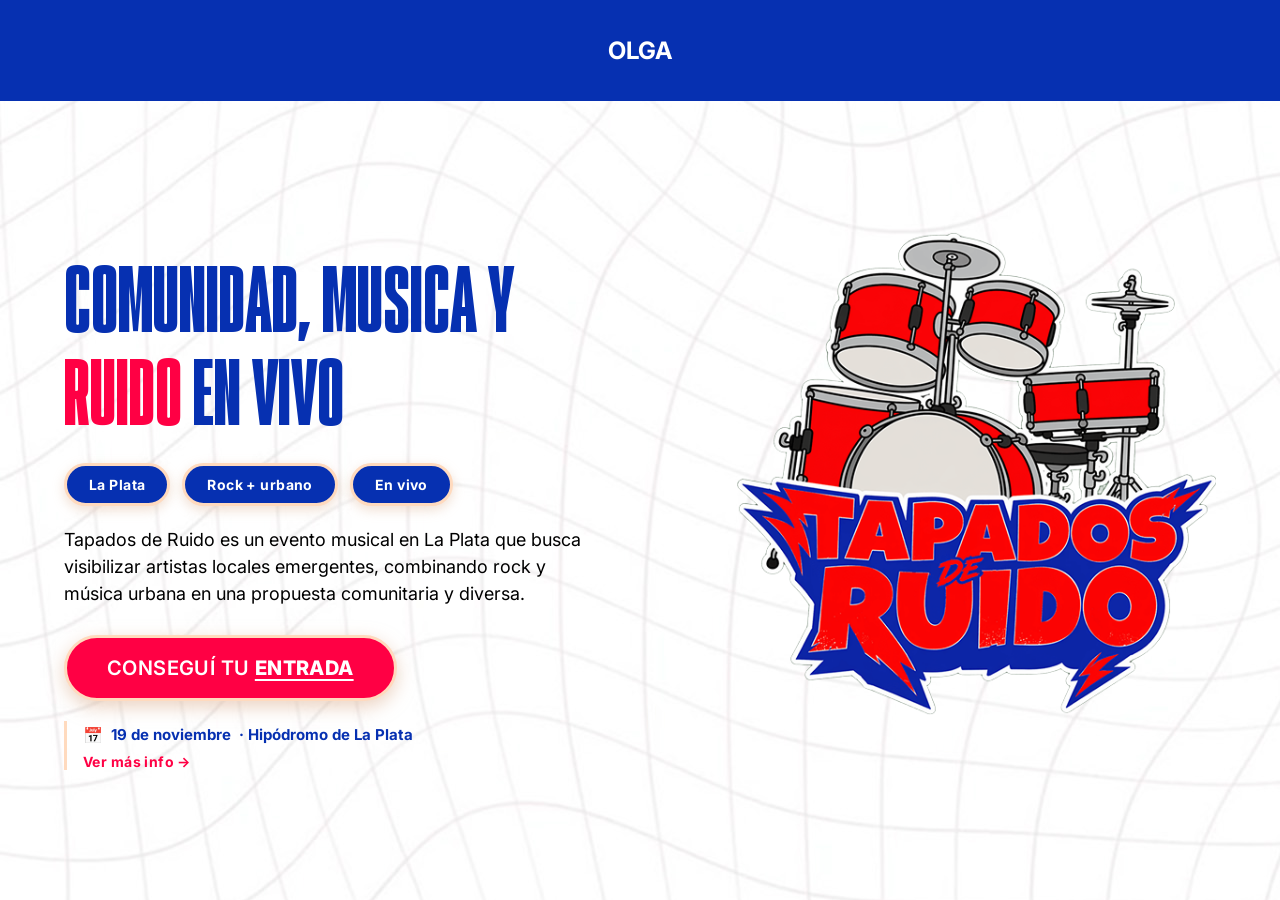
<file: implementacion/index.html>
<!DOCTYPE html>
<html lang="es">
<head>
  <meta charset="UTF-8">
  <meta name="viewport" content="width=device-width, initial-scale=1.0">
  <title>Tapados de Ruido</title>
  <link rel="preconnect" href="https://fonts.googleapis.com">
  <link rel="preconnect" href="https://fonts.gstatic.com" crossorigin>
  <link href="https://fonts.googleapis.com/css2?family=Inter:wght@400;600;700;800&display=swap" rel="stylesheet">
<link rel="stylesheet" href="estilo.css">
<link rel="preload" href="fonts/FONTSPRINGDEMO-PODIUMSharp110Regular.woff2" as="font" type="font/woff2" crossorigin>

</head>

<body>

  <!-- HEADER -->
  <header class="header">
    <div class="container">
      <h1 class="logo">OLGA</h1>
    </div>
  </header>

  <!-- HERO -->
  <main>
    <section class="hero">
      <div class="container hero-content">

        <!-- Texto -->
        <div class="hero-text">
          <h2 class="hero-title">
            COMUNIDAD, MUSICA Y <span class="titulo-ruido">RUIDO</span> EN VIVO
          </h2>

          <div class="hero-tags">
            <span class="tag">La Plata</span>
            <span class="tag">Rock + urbano</span>
            <span class="tag">En vivo</span>
          </div>

          <p class="hero-description">
            Tapados de Ruido es un evento musical en La Plata que busca visibilizar artistas locales emergentes, combinando rock y música urbana en una propuesta comunitaria y diversa.
          </p>

          <!-- CTA que abre el modal -->
          <button class="btn-primary" id="open-modal">
            CONSEGUÍ TU <strong>ENTRADA</strong>
          </button>

          <div class="hero-meta">
            <p class="hero-date">
              <span class="hero-date-icon">📅</span>
              <strong>19 de noviembre</strong> · Hipódromo de La Plata
            </p>
            <a href="mas-info.html" class="more-info">Ver más info →</a>
          </div>
        </div>

        <!-- Imagen -->
        <div class="hero-image">
          <img src="img/tapados de ruido.png" alt="Ilustración Tapados de Ruido">
        </div>

      </div>
    </section>
  </main>

  <!-- MODAL -->
  <div class="modal" id="modal">
    <div class="modal-content">
      <button class="modal-close" id="close-modal">×</button>

      <h3>Accedé a tus entradas</h3>

      <form class="modal-form">
        <label>
          Nombre
          <input type="text" name="nombre" autocomplete="given-name" required>
        </label>

        <label>
          Apellido
          <input type="text" name="apellido" autocomplete="family-name" required>
        </label>

        <label>
          Email
          <input type="email" name="email" autocomplete="email" required>
        </label>

        <button type="submit" class="btn-primary">Enviar</button>
      </form>
    </div>
  </div>

  <!-- JS -->
  <script src="js/modal.js"></script>

</body>
</html>
</file>
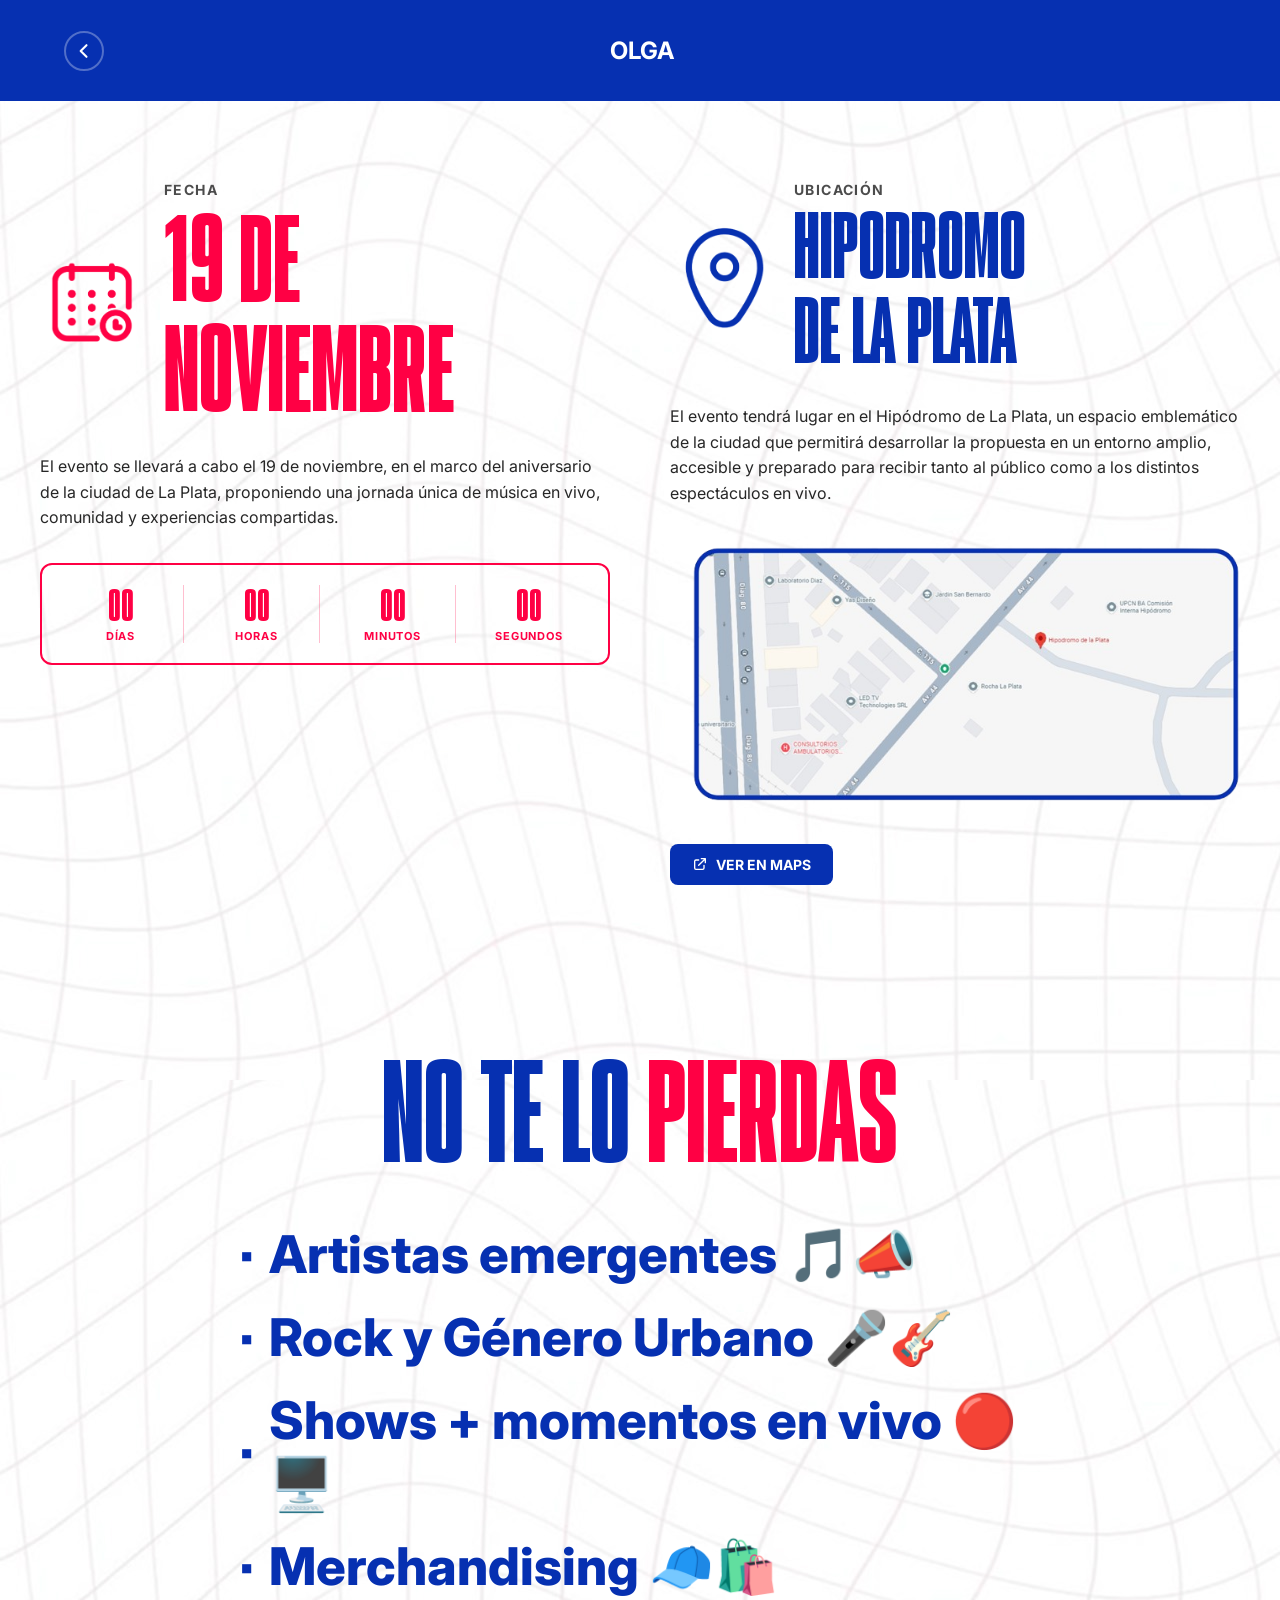
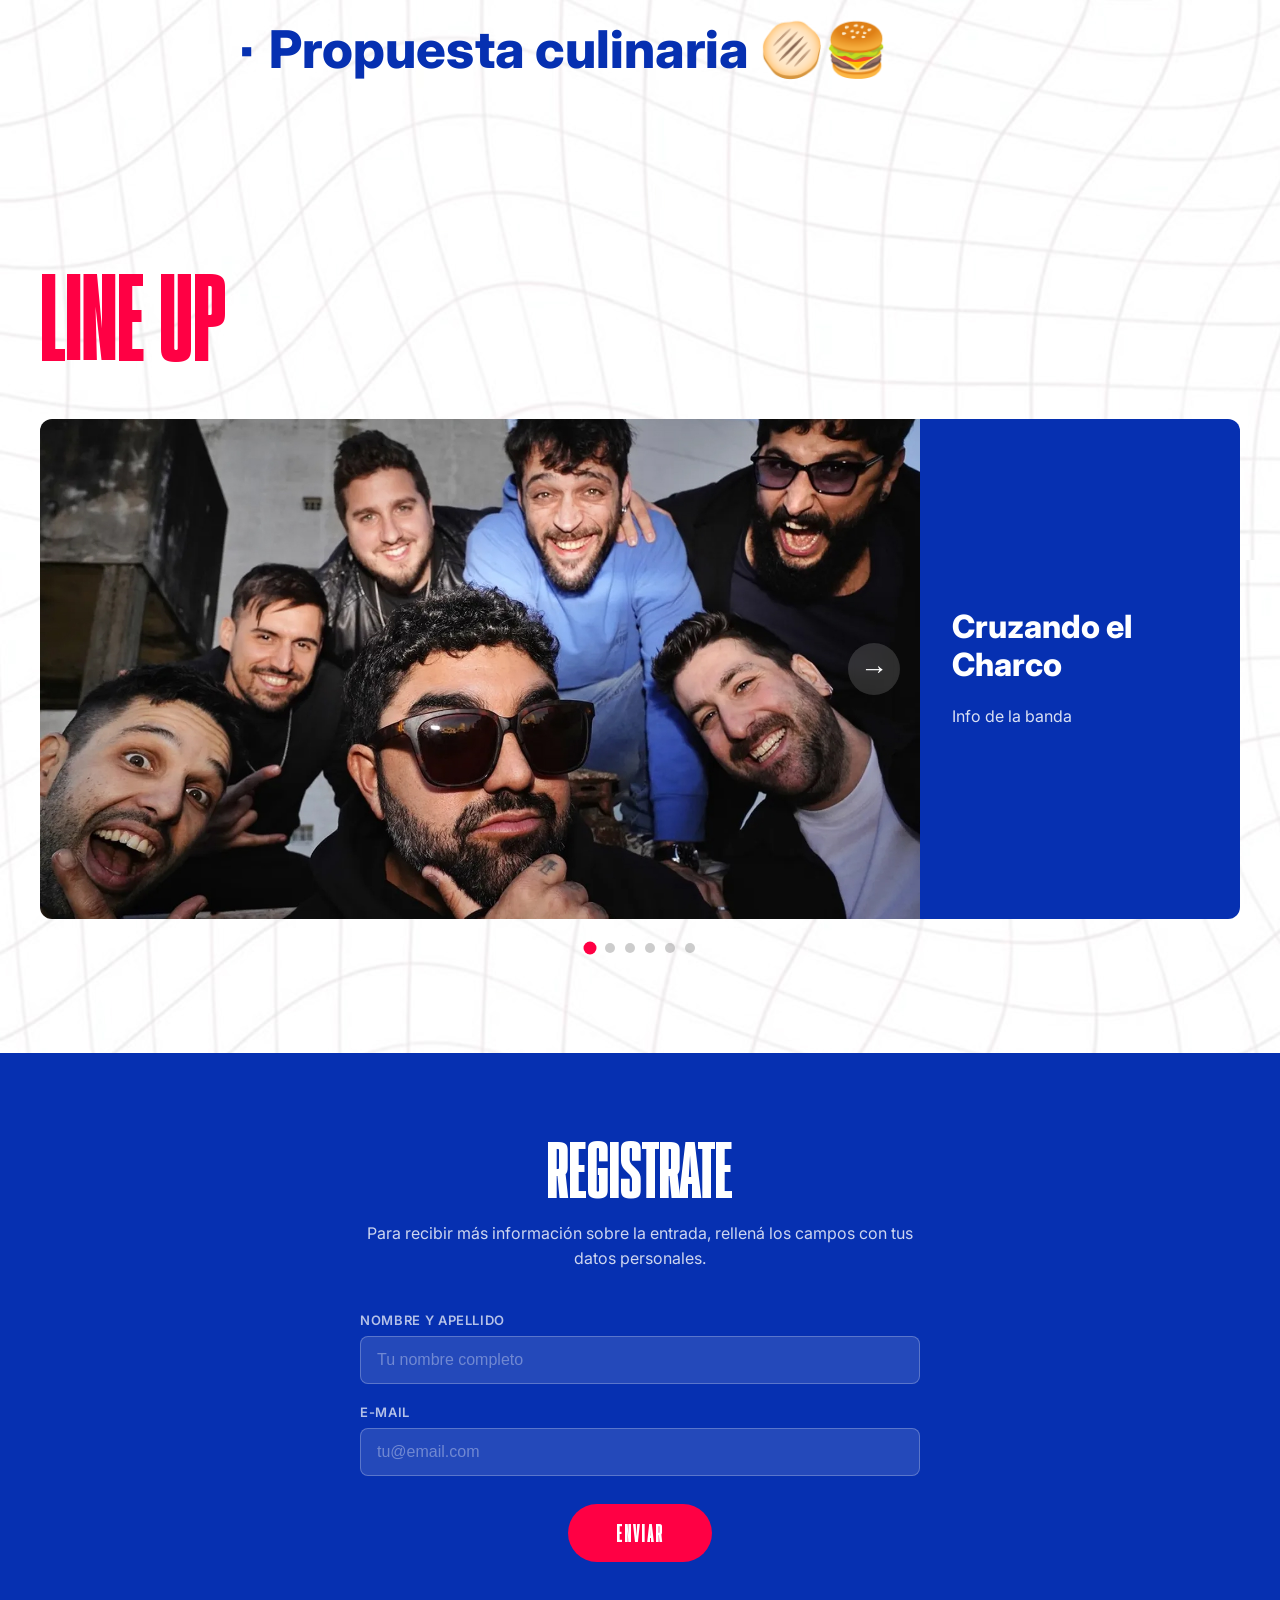
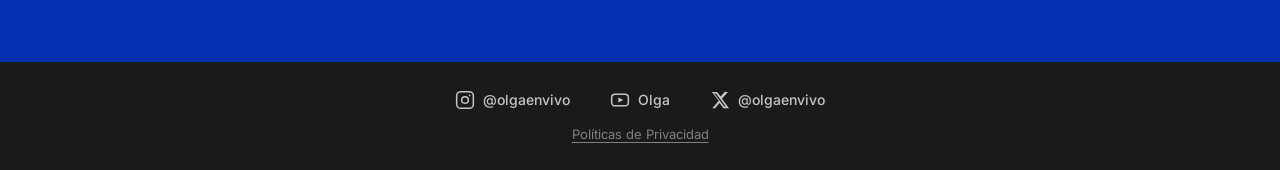
<file: implementacion/mas-info.html>
<!DOCTYPE html>
<html lang="es">
<head>
  <meta charset="UTF-8">
  <meta name="viewport" content="width=device-width, initial-scale=1.0">
  <link rel="preconnect" href="https://fonts.googleapis.com">
  <link rel="preconnect" href="https://fonts.gstatic.com" crossorigin>
  <link href="https://fonts.googleapis.com/css2?family=Inter:wght@400;600;700;800&display=swap" rel="stylesheet">
  <link rel="stylesheet" href="estilo.css">
  <link rel="preload" href="fonts/FONTSPRINGDEMO-PODIUMSharp110Regular.woff2" as="font" type="font/woff2" crossorigin>
  <title>Tapados de Ruido — Más info</title>
</head>
<body>

  <!-- HEADER -->
  <header class="header">
    <div class="container header-inner">
      <a href="index.html" class="header-back" aria-label="Volver">
        <svg xmlns="http://www.w3.org/2000/svg" width="20" height="20" fill="none" viewBox="0 0 24 24" stroke="currentColor" stroke-width="2.5">
          <path stroke-linecap="round" stroke-linejoin="round" d="M15 19l-7-7 7-7"/>
        </svg>
      </a>
      <h1 class="logo">OLGA</h1>
      <div class="header-spacer"></div>
    </div>
  </header>

  <!-- GRID DOS COLUMNAS -->
  <main class="info-grid">

    <!-- ── COLUMNA IZQUIERDA: FECHA ── -->
    <div class="columna">

      <div class="bloque-header">
        <img src="img/fecha.png" alt="Ícono fecha" class="bloque-icono">
        <div class="bloque-titulo-wrap">
          <p class="etiqueta">FECHA</p>
          <h2 class="titulo-rojo">19 DE<br>NOVIEMBRE</h2>
        </div>
      </div>

      <p class="descripcion">
        El evento se llevará a cabo el 19 de noviembre, en el marco del aniversario de la ciudad de La Plata, proponiendo una jornada única de música en vivo, comunidad y experiencias compartidas.
      </p>

      <!-- Contador regresivo -->
      <div class="contador" id="contador">
        <div class="contador-item">
          <span class="contador-numero" id="dias">—</span>
          <span class="contador-label">Días</span>
        </div>
        <div class="contador-item">
          <span class="contador-numero" id="horas">—</span>
          <span class="contador-label">Horas</span>
        </div>
        <div class="contador-item">
          <span class="contador-numero" id="minutos">—</span>
          <span class="contador-label">Minutos</span>
        </div>
        <div class="contador-item">
          <span class="contador-numero" id="segundos">—</span>
          <span class="contador-label">Segundos</span>
        </div>
      </div>

    </div>

    <!-- ── COLUMNA DERECHA: UBICACIÓN ── -->
    <div class="columna">

      <div class="bloque-header">
        <img src="img/ubicacion.png" alt="Ícono ubicación" class="bloque-icono">
        <div class="bloque-titulo-wrap">
          <p class="etiqueta">UBICACIÓN</p>
          <h2 class="titulo-azul">HIPODROMO<br>DE LA PLATA</h2>
        </div>
      </div>

      <p class="descripcion">
        El evento tendrá lugar en el Hipódromo de La Plata, un espacio emblemático de la ciudad que permitirá desarrollar la propuesta en un entorno amplio, accesible y preparado para recibir tanto al público como a los distintos espectáculos en vivo.
      </p>

      <!-- Mapa -->
      <img src="img/mapa.png" alt="Mapa Hipódromo de La Plata" class="mapa-img">

      <!-- Botón Maps -->
      <a href="https://maps.google.com/?q=Hipódromo+de+La+Plata" target="_blank" class="btn-maps">
        <svg xmlns="http://www.w3.org/2000/svg" fill="none" viewBox="0 0 24 24" stroke="currentColor" stroke-width="2">
          <path stroke-linecap="round" stroke-linejoin="round" d="M10 6H6a2 2 0 00-2 2v10a2 2 0 002 2h10a2 2 0 002-2v-4M14 4h6m0 0v6m0-6L10 14"/>
        </svg>
        VER EN MAPS
      </a>

    </div>

  </main>

  <!-- NO TE LO PIERDAS -->
  <section class="no-te-lo-pierdas">
    <div class="ntlp-inner">
      <h2 class="ntlp-titulo">NO TE LO <span>PIERDAS</span></h2>
      <ul class="ntlp-lista">
        <li>Artistas emergentes 🎵📣</li>
        <li>Rock y Género Urbano 🎤🎸</li>
        <li>Shows + momentos en vivo 🔴🖥️</li>
        <li>Merchandising 🧢🛍️</li>
        <li>Propuesta culinaria 🫓🍔</li>
      </ul>
    </div>
  </section>

  <!-- LINE UP -->
  <section class="lineup">
    <div class="lineup-inner">

      <h2 class="lineup-titulo">LINE UP</h2>

      <div class="lineup-stage">

        <!-- Imagen con flecha -->
        <div class="lineup-foto-wrap">
          <img src="img/banda-cruzando.jpg" alt="Foto de la banda" class="lineup-foto" id="lineup-foto">
          <button class="lineup-flecha" id="lineup-next" aria-label="Siguiente banda">→</button>
        </div>

        <!-- Info de la banda -->
        <div class="lineup-info" id="lineup-info">
          <h3 class="lineup-banda-nombre" id="lineup-nombre">Cruzando el Charco</h3>
          <p class="lineup-banda-desc" id="lineup-desc">Info de la banda</p>
        </div>

      </div>

      <!-- Indicadores -->
      <div class="lineup-dots" id="lineup-dots"></div>

    </div>
  </section>

  <script>
    function actualizarContador() {
      const evento = new Date("2025-11-19T20:00:00");
      const ahora  = new Date();
      const diff   = evento - ahora;

      if (diff <= 0) {
        document.getElementById("dias").textContent    = "00";
        document.getElementById("horas").textContent   = "00";
        document.getElementById("minutos").textContent = "00";
        document.getElementById("segundos").textContent= "00";
        return;
      }

      const pad = n => String(Math.floor(n)).padStart(2, "0");

      document.getElementById("dias").textContent     = pad(diff / 86400000);
      document.getElementById("horas").textContent    = pad((diff % 86400000) / 3600000);
      document.getElementById("minutos").textContent  = pad((diff % 3600000)  / 60000);
      document.getElementById("segundos").textContent = pad((diff % 60000)    / 1000);
    }

    actualizarContador();
    setInterval(actualizarContador, 1000);
  </script>

  <!-- JS: LINE UP -->
  <script>
  (function() {
    const bandas = [
      { nombre: "Cruzando el Charco", foto: "img/banda-cruzando.jpg" },
      { nombre: "El Mató a un Policía Motorizado", foto: "img/banda-elmato.jpg" },
      { nombre: "Estelares", foto: "img/banda-estelares.jpg" },
      { nombre: "Little Boogie", foto: "img/banda-littleboogie.jpg" },
      { nombre: "Peces Raros", foto: "img/banda-pecesraros.jpg" },
      { nombre: "Guasones", foto: "img/banda-guasones.jpg" },
    ];

    let bandaActual = 0;

    const foto    = document.getElementById("lineup-foto");
    const nombre  = document.getElementById("lineup-nombre");
    const desc    = document.getElementById("lineup-desc");
    const dots    = document.getElementById("lineup-dots");
    const btnNext = document.getElementById("lineup-next");

    bandas.forEach((_, i) => {
      const dot = document.createElement("button");
      dot.className = "lineup-dot" + (i === 0 ? " active" : "");
      dot.setAttribute("aria-label", "Banda " + (i + 1));
      dot.addEventListener("click", () => mostrar(i));
      dots.appendChild(dot);
    });

    function mostrar(i) {
      bandaActual = i;
      const b = bandas[i];
      foto.style.opacity   = "0";
      nombre.style.opacity = "0";
      desc.style.opacity   = "0";
      setTimeout(() => {
        foto.src               = b.foto;
        foto.alt               = b.nombre;
        nombre.textContent     = b.nombre;
        desc.textContent       = "Info de la banda";
        foto.style.opacity     = "1";
        nombre.style.opacity   = "1";
        desc.style.opacity     = "1";
      }, 250);
      document.querySelectorAll(".lineup-dot").forEach((d, idx) => {
        d.classList.toggle("active", idx === i);
      });
    }

    btnNext.addEventListener("click", () => {
      mostrar((bandaActual + 1) % bandas.length);
    });
  })();
  </script>

  <!-- JS: REGISTRO -->
  <script>
  (function() {
    const registroForm      = document.getElementById("registro-form");
    const feedbackOverlay   = document.getElementById("feedback-overlay");
    const feedbackNombre    = document.getElementById("feedback-nombre");
    const feedbackClose     = document.getElementById("feedback-close");
    const feedbackBtnCerrar = document.getElementById("feedback-btn-cerrar");

    registroForm.addEventListener("submit", function(e) {
      e.preventDefault();
      var valor = document.getElementById("reg-nombre").value.trim();
      var primerNombre = valor.split(" ")[0];
      feedbackNombre.textContent = primerNombre;
      feedbackOverlay.classList.add("visible");
      document.body.style.overflow = "hidden";
    });

    function cerrarFeedback() {
      feedbackOverlay.classList.remove("visible");
      document.body.style.overflow = "";
      registroForm.reset();
    }

    feedbackClose.addEventListener("click", cerrarFeedback);
    feedbackBtnCerrar.addEventListener("click", cerrarFeedback);
    feedbackOverlay.addEventListener("click", function(e) {
      if (e.target === feedbackOverlay) cerrarFeedback();
    });
  })();
  </script>

  <!-- FORMULARIO REGISTRO -->
  <section class="registro">
    <div class="registro-inner">
      <h2 class="registro-titulo">REGISTRATE</h2>
      <p class="registro-subtitulo">Para recibir más información sobre la entrada, rellená los campos con tus datos personales.</p>
      <form class="registro-form" id="registro-form">
        <div class="registro-campo">
          <label for="reg-nombre">Nombre y apellido</label>
          <input type="text" id="reg-nombre" name="nombre" placeholder="Tu nombre completo" autocomplete="name" required>
        </div>
        <div class="registro-campo">
          <label for="reg-email">E-Mail</label>
          <input type="email" id="reg-email" name="email" placeholder="tu@email.com" autocomplete="email" required>
        </div>
        <button type="submit" class="registro-btn">ENVIAR</button>
      </form>
    </div>
  </section>

  <!-- MODAL FEEDBACK REGISTRO -->
  <div class="feedback-overlay" id="feedback-overlay">
    <div class="feedback-modal">
      <button class="feedback-close" id="feedback-close" aria-label="Cerrar">×</button>
      <div class="feedback-icono">🎉</div>
      <h3 class="feedback-titulo">¡Sos parte, <span id="feedback-nombre"></span>!</h3>
      <p class="feedback-texto">Tu lugar en <strong>Tapados de Ruido</strong> está reservado. Te vamos a mandar toda la info por mail apenas esté disponible. ¡Nos vemos el 19 de noviembre en el Hipódromo!</p>
      <button class="feedback-btn" id="feedback-btn-cerrar">¡Entendido!</button>
    </div>
  </div>

  <!-- MODAL FEEDBACK REGISTRO -->
  <div class="feedback-overlay" id="feedback-overlay">
    <div class="feedback-modal">
      <button class="feedback-close" id="feedback-close" aria-label="Cerrar">×</button>
      <div class="feedback-icono">🎉</div>
      <h3 class="feedback-titulo">¡Sos parte, <span id="feedback-nombre"></span>!</h3>
      <p class="feedback-texto">Tu lugar en <strong>Tapados de Ruido</strong> está reservado. Te vamos a mandar toda la info por mail apenas esté disponible. ¡Nos vemos el 19 de noviembre en el Hipódromo!</p>
      <button class="feedback-btn" id="feedback-btn-cerrar">¡Entendido!</button>
    </div>
  </div>

  <!-- FOOTER -->
  <footer class="footer">
    <div class="footer-inner">
      <div class="footer-redes">
        <a href="https://instagram.com/olgaenvivo" target="_blank" class="footer-red">
          <svg xmlns="http://www.w3.org/2000/svg" width="20" height="20" fill="none" viewBox="0 0 24 24" stroke="currentColor" stroke-width="1.8"><rect x="2" y="2" width="20" height="20" rx="5" ry="5"/><circle cx="12" cy="12" r="4"/><circle cx="17.5" cy="6.5" r="1" fill="currentColor" stroke="none"/></svg>
          @olgaenvivo
        </a>
        <a href="https://youtube.com/@olga" target="_blank" class="footer-red">
          <svg xmlns="http://www.w3.org/2000/svg" width="20" height="20" fill="none" viewBox="0 0 24 24" stroke="currentColor" stroke-width="1.8"><rect x="2" y="5" width="20" height="14" rx="4"/><polygon points="10,9 10,15 16,12" fill="currentColor" stroke="none"/></svg>
          Olga
        </a>
        <a href="https://x.com/olgaenvivo" target="_blank" class="footer-red">
          <svg xmlns="http://www.w3.org/2000/svg" width="20" height="20" viewBox="0 0 24 24" fill="currentColor"><path d="M18.244 2.25h3.308l-7.227 8.26 8.502 11.24H16.17l-4.714-6.231-5.401 6.231H2.747l7.73-8.835L2.25 2.25h6.222l4.255 5.626 5.517-6.376zm-1.161 17.52h1.833L7.084 4.126H5.117z"/></svg>
          @olgaenvivo
        </a>
      </div>
      <a href="#" class="footer-privacidad">Políticas de Privacidad</a>
    </div>
  </footer>

  <!-- JS: REGISTRO -->
  <script>
  (function() {
    const registroForm    = document.getElementById("registro-form");
    const feedbackOverlay = document.getElementById("feedback-overlay");
    const feedbackNombre  = document.getElementById("feedback-nombre");
    const feedbackClose   = document.getElementById("feedback-close");
    const feedbackBtnCerrar = document.getElementById("feedback-btn-cerrar");

    registroForm.addEventListener("submit", (e) => {
      e.preventDefault();
      const nombre = document.getElementById("reg-nombre").value.trim();
      const primerNombre = nombre.split(" ")[0];
      feedbackNombre.textContent = primerNombre;
      feedbackOverlay.classList.add("visible");
      document.body.style.overflow = "hidden";
    });

    function cerrarFeedback() {
      feedbackOverlay.classList.remove("visible");
      document.body.style.overflow = "";
      registroForm.reset();
    }

    feedbackClose.addEventListener("click", cerrarFeedback);
    feedbackBtnCerrar.addEventListener("click", cerrarFeedback);

    feedbackOverlay.addEventListener("click", (e) => {
      if (e.target === feedbackOverlay) cerrarFeedback();
    });
  })();
  </script>

</html>
</file>
<file: implementacion/estilo.css>
@font-face {
  font-family: "PodiumSharp";
  src: url("fonts/FONTSPRINGDEMO-PODIUMSharp110Regular.woff2") format("woff2"),
       url("fonts/FONTSPRINGDEMO-PODIUMSharp110Regular.woff") format("woff");
  font-weight: 800;
  font-style: normal;
  font-display: swap;
}

body {
  margin: 0;
  font-family: 'Inter', sans-serif;
  background-color: var(--bg-main);
  color: var(--text-light);
  background-image: url('img/fondo.jpg');
  background-size: 1920px auto;
  background-repeat: repeat-y;
  background-position: top center;
}

.header {
  background-color: #0630B1;
  padding: 20px 0;
}

.logo {
  font-size: 24px;
  font-weight: 700;
  color: #ffffff;
}

.container {
  width: 90%;
  max-width: 1200px;
  margin: 0 auto;
}

.header .container {
  text-align: center;
}

.hero {
  padding: 80px 0;
}

.hero-content {
  display: flex;
  align-items: center;
  justify-content: space-between;
  gap: 40px;
}

.hero-text {
  flex: 1;
  max-width: 520px;
}

.hero-title {
  font-family: "PodiumSharp", sans-serif;
  font-weight: 800;
  font-size: 85px;
  line-height: 1.1;
  margin-bottom: 24px;
  color: #0630B1;
}

.titulo-ruido {
  color: #FF0044;
}

.hero-tags {
  display: flex;
  gap: 12px;
  margin-bottom: 20px;
}

.tag {
  background-color: #0630B1;
  color: #ffffff;
  padding: 10px 22px;
  border-radius: 50px;
  border: 3px solid #FFDABE;
  box-shadow: 0 4px 12px rgba(221, 174, 143, 0.4);
  font-size: 14px;
  font-weight: 700;
  letter-spacing: 0.03em;
}

.hero-description {
  font-size: 18px;
  line-height: 1.5;
  margin-bottom: 28px;
}

.btn-primary {
  display: inline-block;
  background-color: #FF0044;
  color: #ffffff;
  font-family: 'Inter', sans-serif;
  font-size: 20px;
  font-weight: 600;
  line-height: 1.2;
  text-align: center;
  padding: 18px 40px;
  border-radius: 50px;
  border: 3px solid #FFDABE;
  box-shadow: 0 6px 18px rgba(221, 174, 143, 0.55);
  cursor: pointer;
  margin-bottom: 20px;
  letter-spacing: 0.02em;
  transition:
    transform 0.18s ease,
    box-shadow 0.18s ease,
    background-color 0.18s ease;
  position: relative;
  overflow: hidden;
}

/* Línea subrayado de ENTRADA */
.btn-primary strong {
  text-decoration: underline;
  text-underline-offset: 4px;
  text-decoration-thickness: 2px;
  font-weight: 800;
}

/* Hover: sube y amplía sombra */
.btn-primary:hover {
  transform: translateY(-3px) scale(1.03);
  box-shadow: 0 12px 32px rgba(221, 174, 143, 0.7);
  background-color: #e0003c;
}

/* Click: baja y reduce sombra */
.btn-primary:active {
  transform: translateY(1px) scale(0.98);
  box-shadow: 0 3px 10px rgba(221, 174, 143, 0.4);
  background-color: #c40035;
  transition-duration: 0.08s;
}


.hero-date {
  font-size: 15px;
  font-weight: 700;
  color: #0630B1;
  margin: 0;
  display: flex;
  align-items: center;
  gap: 8px;
}

.hero-date-icon {
  font-size: 16px;
}

.hero-meta {
  display: flex;
  flex-direction: column;
  gap: 8px;
  padding-top: 4px;
  border-left: 3px solid #FFDABE;
  padding-left: 16px;
}

.more-info {
  color: #FF0044;
  text-decoration: none;
  font-size: 14px;
  font-weight: 700;
  letter-spacing: 0.03em;
}

.more-info:hover {
  text-decoration: underline;
}

/* Header con flecha */
.header-inner {
  display: flex;
  align-items: center;
  justify-content: space-between;
}

.header-back {
  color: #ffffff;
  display: flex;
  align-items: center;
  justify-content: center;
  width: 36px;
  height: 36px;
  border-radius: 50%;
  border: 2px solid rgba(255,255,255,0.3);
  transition: background 0.2s, border-color 0.2s;
  text-decoration: none;
}

.header-back:hover {
  background: rgba(255,255,255,0.15);
  border-color: rgba(255,255,255,0.6);
}

.header-spacer {
  width: 36px;
}

.hero-image img {
  width: 480px;
  max-width: 100%;
  height: auto;
}

/* -----------------------------------------
   SEGUNDA PÁGINA — DOS COLUMNAS
------------------------------------------ */

:root {
  --rojo: #FF0044;
  --azul: #0630B1;
  --azul-claro: #0630B1;
  --gris-texto: rgba(0, 0, 0, 0.7);
}

/* Contenedor de las dos columnas */
.info-grid {
  display: grid;
  grid-template-columns: 1fr 1fr;
  max-width: 1200px;
  margin: 80px auto;
  padding: 0 40px;
  gap: 60px;
}

/* Cada columna apila sus elementos verticalmente */
.columna {
  display: flex;
  flex-direction: column;
  gap: 32px;
}

/* Encabezado de bloque: icono + etiqueta + título */
.bloque-header {
  display: flex;
  align-items: center;
  gap: 24px;
}

.bloque-icono {
  width: 100px;
  height: auto;
  flex-shrink: 0;
}

.bloque-titulo-wrap {
  display: flex;
  flex-direction: column;
  gap: 4px;
}

/* Etiqueta */
.etiqueta {
  font-size: 14px;
  font-weight: 700;
  letter-spacing: 0.1em;
  text-transform: uppercase;
  color: var(--gris-texto);
  margin: 0;
}

/* Títulos */
.titulo-rojo {
  font-family: "PodiumSharp", sans-serif;
  font-size: 110px;
  line-height: 1;
  font-weight: 800;
  margin: 0;
  color: var(--rojo);
}

.titulo-azul {
  font-family: "PodiumSharp", sans-serif;
  font-size: 85px;
  line-height: 1;
  font-weight: 800;
  margin: 0;
  color: var(--azul-claro);
}

/* Descripción */
.descripcion {
  font-size: 16px;
  line-height: 1.6;
  margin: 0;
  color: rgba(0, 0, 0, 0.85);
}

/* Contador regresivo */
.contador {
  display: grid;
  grid-template-columns: repeat(4, 1fr);
  gap: 10px;
  border: 2px solid var(--rojo);
  border-radius: 12px;
  padding: 20px 16px;
}

.contador-item {
  display: flex;
  flex-direction: column;
  align-items: center;
  gap: 4px;
}

.contador-item:not(:last-child) {
  border-right: 1px solid rgba(255, 0, 68, 0.25);
}

.contador-numero {
  font-family: "PodiumSharp", sans-serif;
  font-size: 40px;
  font-weight: 800;
  color: var(--rojo);
  line-height: 1;
}

.contador-label {
  font-size: 11px;
  font-weight: 700;
  letter-spacing: 0.08em;
  color: var(--rojo);
  text-transform: uppercase;
}

/* Mapa */
.mapa-img {
  width: 100%;
  max-width: 722px;
  height: auto;
  aspect-ratio: 722 / 346;
  border-radius: 10px;
  display: block;
  object-fit: cover;
}

/* Botón Ver en Maps */
.btn-maps {
  display: inline-flex;
  align-items: center;
  gap: 8px;
  background-color: var(--azul);
  color: #fff;
  font-size: 14px;
  font-weight: 700;
  padding: 12px 22px;
  border-radius: 8px;
  text-decoration: none;
  width: fit-content;
  transition: background 0.2s;
}

.btn-maps:hover { background-color: #0426a0; }

.btn-maps svg {
  width: 16px;
  height: 16px;
}

/* -----------------------------------------
   NO TE LO PIERDAS
------------------------------------------ */

.no-te-lo-pierdas {
  padding: 80px 40px 100px;
}

.ntlp-inner {
  max-width: 800px;
  margin: 0 auto;
}

.ntlp-titulo {
  font-family: "PodiumSharp", sans-serif;
  font-size: 130px;
  font-weight: 800;
  line-height: 1;
  margin: 0 0 48px;
  color: var(--azul);
  text-align: center;
}

.ntlp-titulo span {
  color: var(--rojo);
}

.ntlp-lista {
  list-style: none;
  padding: 0;
  margin: 0 auto;
  display: flex;
  flex-direction: column;
  gap: 20px;
  width: fit-content;
}

.ntlp-lista li {
  font-family: 'Inter', sans-serif;
  font-size: 52px;
  font-weight: 800;
  color: var(--azul);
  display: flex;
  align-items: center;
  gap: 16px;
}

.ntlp-lista li::before {
  content: "▪";
  color: var(--azul);
  font-size: 32px;
  flex-shrink: 0;
}

/* -----------------------------------------
   LINE UP
------------------------------------------ */

.lineup {
  padding: 80px 40px 100px;
}

.lineup-inner {
  max-width: 1200px;
  margin: 0 auto;
}

.lineup-titulo {
  font-family: "PodiumSharp", sans-serif;
  font-size: 110px;
  font-weight: 800;
  line-height: 1;
  margin: 0 0 48px;
  color: var(--rojo);
}

.lineup-stage {
  display: grid;
  grid-template-columns: 1fr 320px;
  gap: 0;
  align-items: stretch;
}

/* Foto */
.lineup-foto-wrap {
  position: relative;
}

.lineup-foto {
  width: 100%;
  height: 500px;
  object-fit: cover;
  border-radius: 12px 0 0 12px;
  display: block;
  transition: opacity 0.25s ease;
}

/* Flecha */
.lineup-flecha {
  position: absolute;
  right: 20px;
  top: 50%;
  transform: translateY(-50%);
  background: rgba(255,255,255,0.15);
  border: none;
  color: #ffffff;
  font-size: 28px;
  width: 52px;
  height: 52px;
  border-radius: 50%;
  cursor: pointer;
  display: flex;
  align-items: center;
  justify-content: center;
  backdrop-filter: blur(4px);
  transition: background 0.2s;
}

.lineup-flecha:hover {
  background: rgba(255,255,255,0.3);
}

/* Info panel */
.lineup-info {
  background-color: var(--azul);
  border-radius: 0 12px 12px 0;
  padding: 40px 32px;
  display: flex;
  flex-direction: column;
  gap: 20px;
  justify-content: center;
}

.lineup-banda-nombre {
  font-family: 'Inter', sans-serif;
  font-size: 32px;
  font-weight: 800;
  color: #ffffff;
  margin: 0;
  line-height: 1.2;
  transition: opacity 0.25s ease;
}

.lineup-banda-desc {
  font-family: 'Inter', sans-serif;
  font-size: 16px;
  font-weight: 400;
  color: rgba(255,255,255,0.85);
  line-height: 1.6;
  margin: 0;
  transition: opacity 0.25s ease;
}

/* Dots */
.lineup-dots {
  display: flex;
  gap: 10px;
  margin-top: 24px;
  justify-content: center;
}

.lineup-dot {
  width: 10px;
  height: 10px;
  border-radius: 50%;
  border: none;
  background: rgba(0,0,0,0.2);
  cursor: pointer;
  transition: background 0.2s, transform 0.2s;
  padding: 0;
}

.lineup-dot.active {
  background: var(--rojo);
  transform: scale(1.3);
}

/* Responsivo */
@media (max-width: 768px) {
  .lineup-stage {
    grid-template-columns: 1fr;
  }

  .lineup-foto {
    height: 280px;
    border-radius: 12px 12px 0 0;
  }

  .lineup-info {
    border-radius: 0 0 12px 12px;
  }

  .lineup-titulo { font-size: 64px; }

  .ntlp-titulo { font-size: 48px; }
  .ntlp-lista li { font-size: 22px; }

  .info-grid {
    grid-template-columns: 1fr;
    margin: 40px auto;
    padding: 0 20px;
    gap: 40px;
  }

  .titulo-rojo,
  .titulo-azul { font-size: 38px; }

  .contador-numero { font-size: 30px; }
}

/* -----------------------------------------
   REGISTRO
------------------------------------------ */

.registro {
  background-color: var(--azul);
  padding: 80px 40px 100px;
}

.registro-inner {
  max-width: 560px;
  margin: 0 auto;
  text-align: center;
}

.registro-titulo {
  font-family: "PodiumSharp", sans-serif;
  font-size: 72px;
  font-weight: 800;
  color: #ffffff;
  margin: 0 0 16px;
  line-height: 1;
}

.registro-subtitulo {
  font-size: 16px;
  color: rgba(255,255,255,0.8);
  line-height: 1.6;
  margin: 0 0 40px;
}

.registro-form {
  display: flex;
  flex-direction: column;
  gap: 20px;
}

.registro-campo {
  display: flex;
  flex-direction: column;
  gap: 8px;
  text-align: left;
}

.registro-campo label {
  font-size: 13px;
  font-weight: 600;
  color: rgba(255,255,255,0.7);
  letter-spacing: 0.05em;
  text-transform: uppercase;
}

.registro-campo input {
  background: rgba(255,255,255,0.12);
  border: 1.5px solid rgba(255,255,255,0.25);
  border-radius: 8px;
  padding: 14px 16px;
  font-size: 16px;
  color: #ffffff;
  outline: none;
  transition: border-color 0.2s, background 0.2s;
}

.registro-campo input::placeholder {
  color: rgba(255,255,255,0.35);
}

.registro-campo input:focus {
  border-color: rgba(255,255,255,0.7);
  background: rgba(255,255,255,0.18);
}

.registro-btn {
  margin-top: 8px;
  background-color: var(--rojo);
  color: #ffffff;
  font-family: "PodiumSharp", sans-serif;
  font-size: 22px;
  font-weight: 800;
  letter-spacing: 0.05em;
  border: none;
  border-radius: 50px;
  padding: 16px 48px;
  cursor: pointer;
  align-self: center;
  transition: transform 0.15s, background 0.2s;
}

.registro-btn:hover {
  background-color: #d4003a;
  transform: scale(1.03);
}

/* -----------------------------------------
   FOOTER
------------------------------------------ */

.footer {
  background-color: #1a1a1a;
  padding: 28px 40px;
}

.footer-inner {
  max-width: 1200px;
  margin: 0 auto;
  display: flex;
  flex-direction: column;
  align-items: center;
  gap: 16px;
}

.footer-redes {
  display: flex;
  align-items: center;
  gap: 40px;
}

.footer-red {
  display: flex;
  align-items: center;
  gap: 8px;
  color: rgba(255,255,255,0.75);
  text-decoration: none;
  font-size: 14px;
  font-weight: 500;
  transition: color 0.2s;
}

.footer-red:hover {
  color: #ffffff;
}

.footer-privacidad {
  font-size: 13px;
  color: rgba(255,255,255,0.45);
  text-decoration: underline;
  text-underline-offset: 3px;
  transition: color 0.2s;
}

.footer-privacidad:hover {
  color: rgba(255,255,255,0.75);
}

@media (max-width: 768px) {
  .registro-titulo { font-size: 48px; }
  .footer-redes { flex-direction: column; gap: 20px; }
}

/* -----------------------------------------
   FEEDBACK REGISTRO
------------------------------------------ */

.feedback-overlay {
  position: fixed;
  inset: 0;
  background: rgba(0, 0, 0, 0.65);
  display: flex;
  align-items: center;
  justify-content: center;
  z-index: 2000;
  opacity: 0;
  pointer-events: none;
  transition: opacity 0.25s ease;
  backdrop-filter: blur(4px);
}

.feedback-overlay.visible {
  opacity: 1;
  pointer-events: all;
}

.feedback-modal {
  background: #ffffff;
  border-radius: 20px;
  padding: 48px 40px;
  max-width: 480px;
  width: 90%;
  text-align: center;
  position: relative;
  transform: translateY(20px);
  transition: transform 0.25s ease;
  box-shadow: 0 24px 60px rgba(0,0,0,0.25);
}

.feedback-overlay.visible .feedback-modal {
  transform: translateY(0);
}

.feedback-close {
  position: absolute;
  top: 16px;
  right: 20px;
  background: none;
  border: none;
  font-size: 26px;
  cursor: pointer;
  color: rgba(0,0,0,0.35);
  line-height: 1;
  transition: color 0.15s;
}

.feedback-close:hover { color: rgba(0,0,0,0.7); }

.feedback-icono {
  font-size: 52px;
  margin-bottom: 16px;
}

.feedback-titulo {
  font-family: 'Inter', sans-serif;
  font-size: 28px;
  font-weight: 800;
  color: var(--azul);
  margin: 0 0 16px;
  line-height: 1.2;
}

.feedback-titulo span {
  color: var(--rojo);
}

.feedback-texto {
  font-size: 16px;
  line-height: 1.7;
  color: rgba(0,0,0,0.7);
  margin: 0 0 32px;
}

.feedback-btn {
  background-color: var(--rojo);
  color: #ffffff;
  font-family: 'Inter', sans-serif;
  font-size: 16px;
  font-weight: 700;
  padding: 14px 40px;
  border-radius: 50px;
  border: none;
  cursor: pointer;
  transition: background 0.2s, transform 0.15s;
}

.feedback-btn:hover {
  background-color: #d4003a;
  transform: scale(1.03);
}

/* -----------------------------------------
   FEEDBACK REGISTRO
------------------------------------------ */

.feedback-overlay {
  position: fixed;
  inset: 0;
  background: rgba(0, 0, 0, 0.65);
  display: flex;
  align-items: center;
  justify-content: center;
  z-index: 2000;
  opacity: 0;
  pointer-events: none;
  transition: opacity 0.25s ease;
  backdrop-filter: blur(4px);
}

.feedback-overlay.visible {
  opacity: 1;
  pointer-events: all;
}

.feedback-modal {
  background: #ffffff;
  border-radius: 20px;
  padding: 48px 40px;
  max-width: 480px;
  width: 90%;
  text-align: center;
  position: relative;
  transform: translateY(20px);
  transition: transform 0.25s ease;
  box-shadow: 0 24px 60px rgba(0,0,0,0.25);
}

.feedback-overlay.visible .feedback-modal {
  transform: translateY(0);
}

.feedback-close {
  position: absolute;
  top: 16px;
  right: 20px;
  background: none;
  border: none;
  font-size: 26px;
  cursor: pointer;
  color: rgba(0,0,0,0.35);
  line-height: 1;
  transition: color 0.15s;
}

.feedback-close:hover { color: rgba(0,0,0,0.7); }

.feedback-icono {
  font-size: 52px;
  margin-bottom: 16px;
}

.feedback-titulo {
  font-family: 'Inter', sans-serif;
  font-size: 28px;
  font-weight: 800;
  color: var(--azul);
  margin: 0 0 16px;
  line-height: 1.2;
}

.feedback-titulo span {
  color: var(--rojo);
}

.feedback-texto {
  font-size: 16px;
  line-height: 1.7;
  color: rgba(0,0,0,0.7);
  margin: 0 0 32px;
}

.feedback-btn {
  background-color: var(--rojo);
  color: #ffffff;
  font-family: 'Inter', sans-serif;
  font-size: 16px;
  font-weight: 700;
  padding: 14px 40px;
  border-radius: 50px;
  border: none;
  cursor: pointer;
  transition: background 0.2s, transform 0.15s;
}

.feedback-btn:hover {
  background-color: #d4003a;
  transform: scale(1.03);
}

/* -----------------------------------------
   MODAL (SIN CAMBIOS)
------------------------------------------ */

.modal {
  position: fixed;
  inset: 0;
  background: rgba(0, 0, 0, 0.6);
  display: none;
  align-items: center;
  justify-content: center;
  z-index: 1000;
}

.modal-content {
  background: #ffffff;
  color: #000;
  padding: 32px;
  border-radius: 12px;
  width: 90%;
  max-width: 420px;
  position: relative;
}

.modal-close {
  position: absolute;
  top: 12px;
  right: 12px;
  background: none;
  border: none;
  font-size: 24px;
  cursor: pointer;
}

.modal-form {
  display: flex;
  flex-direction: column;
  gap: 16px;
  margin-top: 20px;
}

.modal-form label {
  display: flex;
  flex-direction: column;
  font-size: 14px;
  font-weight: 600;
}

.modal-form input {
  margin-top: 6px;
  padding: 10px 12px;
  border-radius: 6px;
  border: 1px solid #ccc;
  font-size: 16px;
}

.modal-form .btn-primary {
  margin-top: 10px;
  width: 100%;
}
</file>
